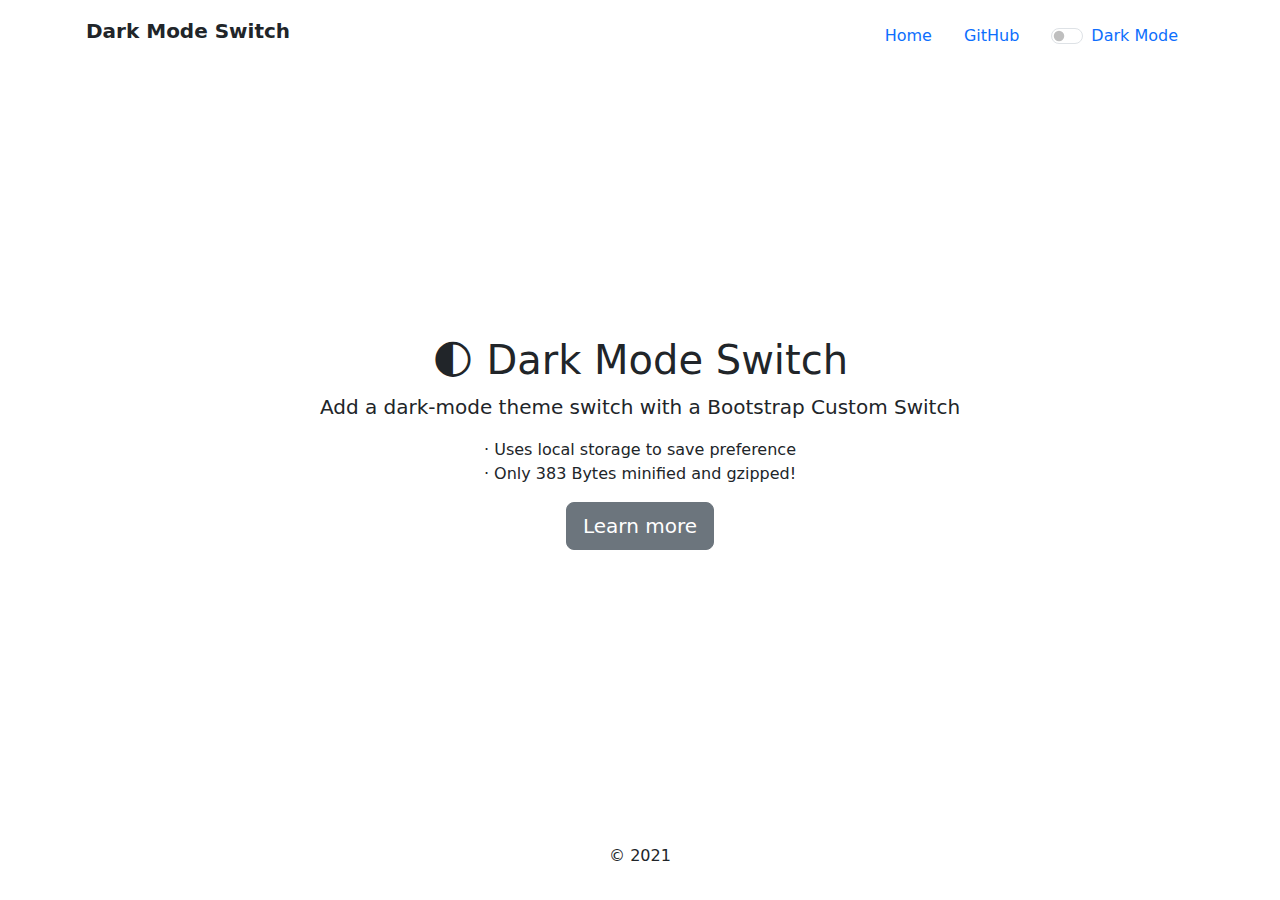
<file: PortfolioDetaling/assets/plugins/dark-mode-switch/index.html>
<!doctype html>
<html lang="en" class="h-100">

<head>
  <meta charset="utf-8">
  <meta http-equiv="x-ua-compatible" content="ie=edge">
  <meta name="viewport" content="width=device-width, initial-scale=1">
  <title>Dark Mode Switch</title>
  <meta name="description" content="Add a dark-mode theme toggle with a Bootstrap Custom Switch">

  <link rel="icon"
    href="data:image/svg+xml,<svg xmlns=%22http://www.w3.org/2000/svg%22 viewBox=%220 0 100 100%22><text y=%22.9em%22 font-size=%2280%22>🌓</text></svg>">
  
  <meta property="og:site_name" content="GitHub">
  <meta property="og:image"
    content="https://repository-images.githubusercontent.com/194995309/38db8f80-9db7-11e9-998f-43f2a26d9e0b">
  <meta property="og:title" content="dark-mode-switch">
  <meta property="og:description" content="Add a dark-mode theme toggle with a Bootstrap Custom Switch">
  <meta property="og:url" content="https://coliff.github.io/dark-mode-switch/">
  <link rel="author" href="https://christianoliff.com/">
  <meta name="twitter:creator" content="@christianoliff">
  <meta name="monetization" content="$ilp.uphold.com/Epqzn3YGr2MB">

  <link rel="stylesheet" href="https://cdn.jsdelivr.net/npm/bootstrap@5/dist/css/bootstrap.min.css">

  <!-- IE 11 polyfill for CSS and Custom Properties -->
  <script
    nomodule>window.MSInputMethodContext && document.documentMode && document.write('<link rel="stylesheet" href="https://cdn.jsdelivr.net/npm/bootstrap-ie11@5/css/bootstrap-ie11.min.css"><script src="https://cdn.jsdelivr.net/npm/ie11-custom-properties@4/ie11CustomProperties.min.js"><\/script>');</script>

  <link rel="stylesheet" href="dark-mode.css">

</head>

<body class="bg-white text-center d-flex h-100">

  <div class="container d-flex p-3 mx-auto w-100 flex-column">
    <header class="mb-auto">
      <div class="float-md-start fw-bold fs-5">Dark Mode Switch</div>
      <nav class="nav justify-content-center float-md-end">
        <a class="nav-link active" href="https://coliff.github.io/dark-mode-switch/">Home</a>
        <a class="nav-link" href="https://github.com/coliff/dark-mode-switch" target="_blank">GitHub</a>
        <div class="nav-link">

          <div class="form-check form-switch">
            <input type="checkbox" class="form-check-input" id="darkSwitch">
            <label class="custom-control-label" for="darkSwitch">Dark Mode</label>
          </div>
          <script src="dark-mode-switch.min.js"></script>

        </div>
      </nav>
    </header>

    <main role="main">
      <h1>🌓 Dark Mode Switch</h1>
      <p class="lead">Add a dark-mode theme switch with a Bootstrap Custom Switch</p>
      <ul class="list-unstyled">
        <li>&middot; Uses local storage to save preference</li>
        <li>&middot; Only 383 Bytes minified and gzipped!</li>
      </ul>
      <p>
        <a href="https://github.com/coliff/dark-mode-switch" target="_blank" rel="noopener"
          class="btn btn-lg btn-secondary">
          Learn more
        </a>
      </p>
    </main>

    <footer class="mt-auto">
      <p>&copy; 2021</p>
    </footer>

  </div>
</body>

</html>
</file>
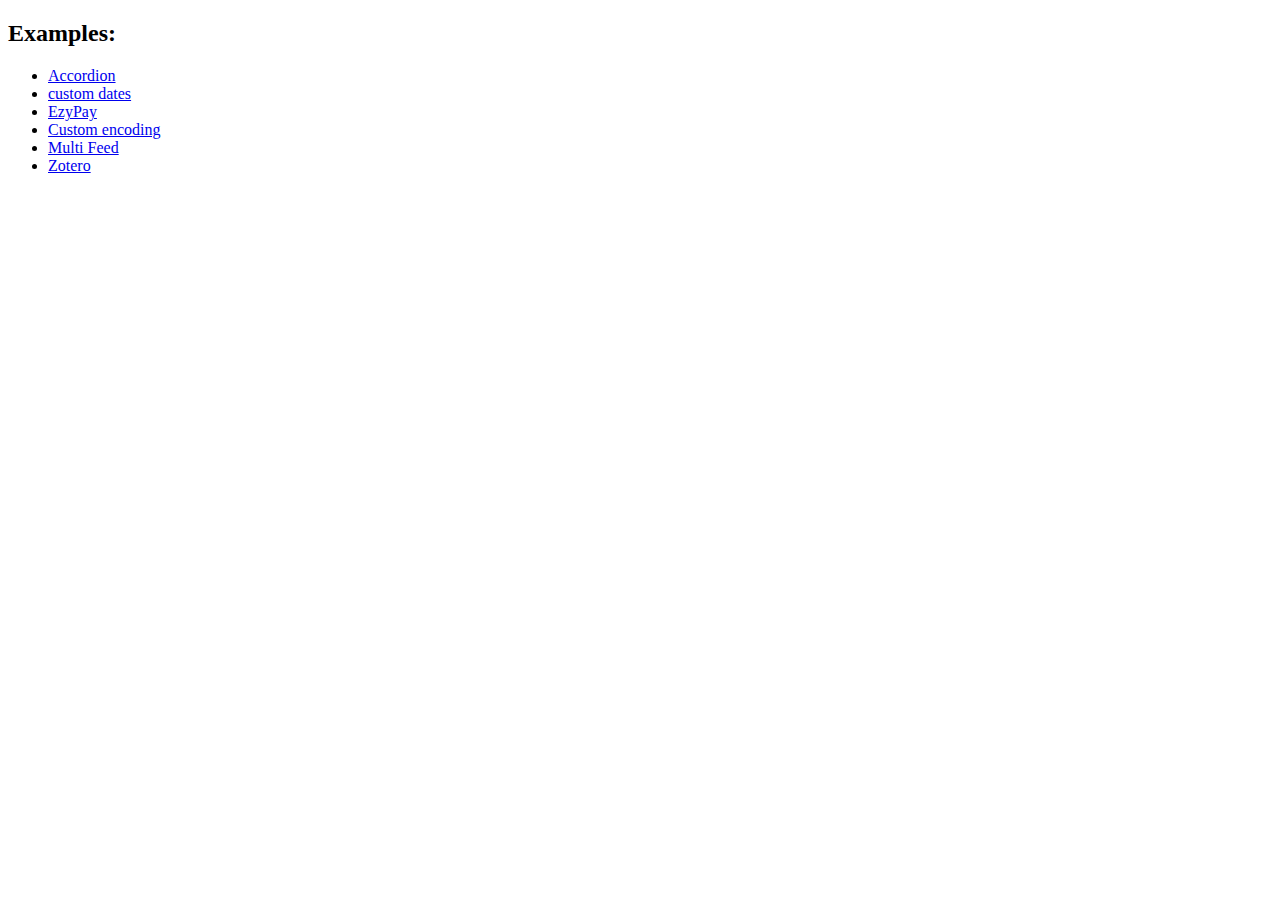
<file: PortfolioDetaling/assets/plugins/vanilla-rss/index.html>
<!DOCTYPE html>
<html>
  <head>
    <title>vanilla-rss</title>
  </head>
  <body>
    <div>
      <h2>Examples:</h2>
      <ul>
        <li><a href="examples/accordion.html">Accordion</a></li>
        <li><a href="examples/custom-dates.html">custom dates</a></li>
        <li><a href="examples/ezypay.html">EzyPay</a></li>
        <li><a href="examples/ISO-8859-1.html">Custom encoding</a></li>
        <li><a href="examples/multi-feed.html">Multi Feed</a></li>
        <li><a href="examples/zotero.html">Zotero</a></li>
      </ul>
    </div>
  </body>
</html>
</file>
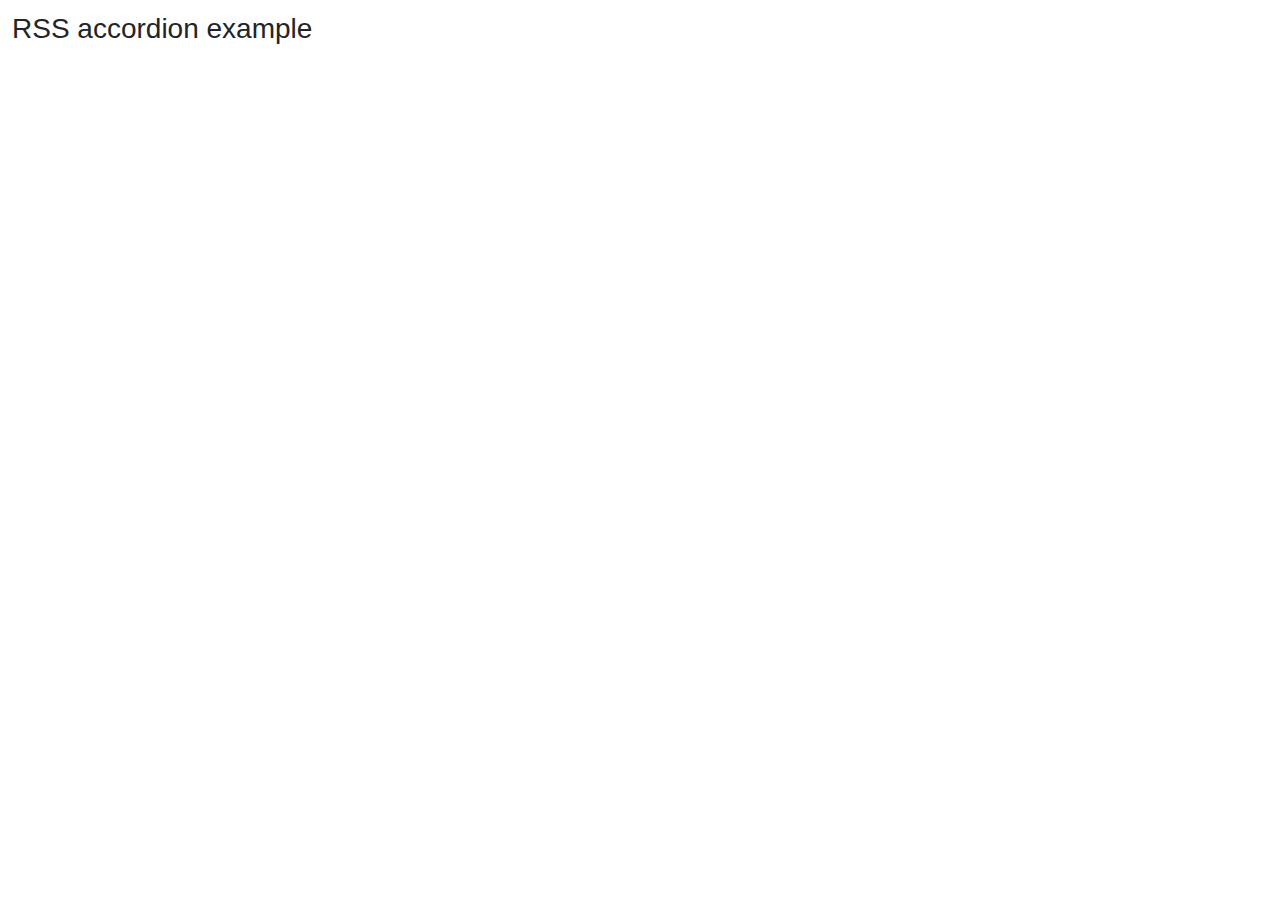
<file: PortfolioDetaling/assets/plugins/vanilla-rss/examples/accordion.html>
<!DOCTYPE html>
<html>
  <head>
    <title>RSS accordion example</title>

    <!-- Required meta tags -->
    <meta charset="utf-8" />
    <meta
      name="viewport"
      content="width=device-width, initial-scale=1, shrink-to-fit=no"
    />

    <!-- Bootstrap CSS -->
    <link
      rel="stylesheet"
      href="https://stackpath.bootstrapcdn.com/bootstrap/4.3.1/css/bootstrap.min.css"
    />

    <link rel="stylesheet" href="style.css" />
  </head>

  <body>
    <div>
      <h1>RSS accordion example</h1>
      <div id="rss-feeds"></div>
    </div>
    <script src="../dist/rss.global.min.js"></script>
    <script src="https://code.jquery.com/jquery-3.3.1.slim.min.js"></script>
    <script src="https://cdnjs.cloudflare.com/ajax/libs/popper.js/1.14.7/umd/popper.min.js"></script>
    <script src="https://stackpath.bootstrapcdn.com/bootstrap/4.3.1/js/bootstrap.min.js"></script>
    <script>
      window.onload = function() {
        const rss = new RSS(
          document.querySelector("#rss-feeds"),
          "https://partnernetwork.ebay.de/epn-blog?format=rss",
          {
            limit: 15,
            tokens: {
              showClass: (entry, tokens) => (tokens.index === 0 ? "show" : "")
            },
            layoutTemplate:
              '<div class="accordion" id="accordionExample">{entries}</div>',
            entryTemplate: `<div class="card">
              <div class="card-header" id="heading-{index}">
                <h2 class="mb-0">
                  <button class="btn btn-link" type="button" data-toggle="collapse" data-target="#collapse-{index}" aria-expanded="true" aria-controls="collapse-{index}">
                    {title}
                  </button>
                </h2>
              </div>
  
              <div id="collapse-{index}" class="collapse {showClass}" aria-labelledby="heading-{index}" data-parent="#accordionExample">
                <div class="card-body">
                  {bodyPlain}
                </div>
              </div>
            </div>`
          }
        );

        rss.render().then(() => console.log("cool"));
      };
    </script>
  </body>
</html>
</file>
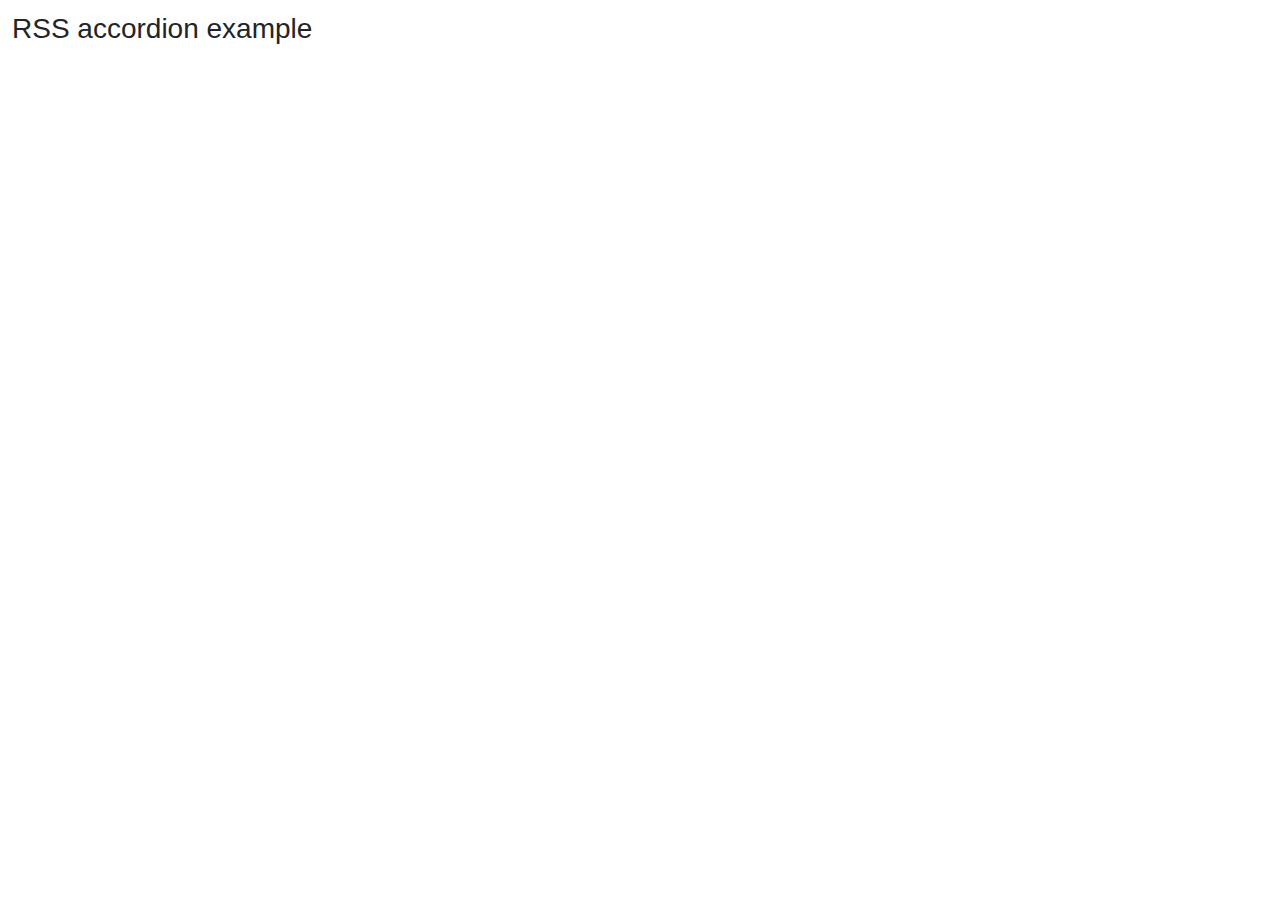
<file: PortfolioDetaling/assets/plugins/vanilla-rss/examples/ezypay.html>
<!DOCTYPE html>
<html>
  <head>
    <title>RSS ezypay example</title>

    <!-- Required meta tags -->
    <meta charset="utf-8" />
    <meta
      name="viewport"
      content="width=device-width, initial-scale=1, shrink-to-fit=no"
    />

    <!-- Bootstrap CSS -->
    <link
      rel="stylesheet"
      href="https://stackpath.bootstrapcdn.com/bootstrap/4.3.1/css/bootstrap.min.css"
    />

    <link rel="stylesheet" href="style.css" />
  </head>

  <body>
    <div>
      <h1>RSS accordion example</h1>
      <div id="rss-feeds"></div>
    </div>
    <script src="../dist/rss.global.min.js"></script>
    <script src="https://code.jquery.com/jquery-3.3.1.slim.min.js"></script>
    <script src="https://cdnjs.cloudflare.com/ajax/libs/popper.js/1.14.7/umd/popper.min.js"></script>
    <script src="https://stackpath.bootstrapcdn.com/bootstrap/4.3.1/js/bootstrap.min.js"></script>
    <script>
      window.onload = function() {
        const rss = new RSS(
          document.querySelector("#rss-feeds"),
          "http://www.ezypay.co.nz/feed",
          {
            limit: 15
          }
        );

        rss.render().then(() => console.log("cool"));
      };
    </script>
  </body>
</html>
</file>
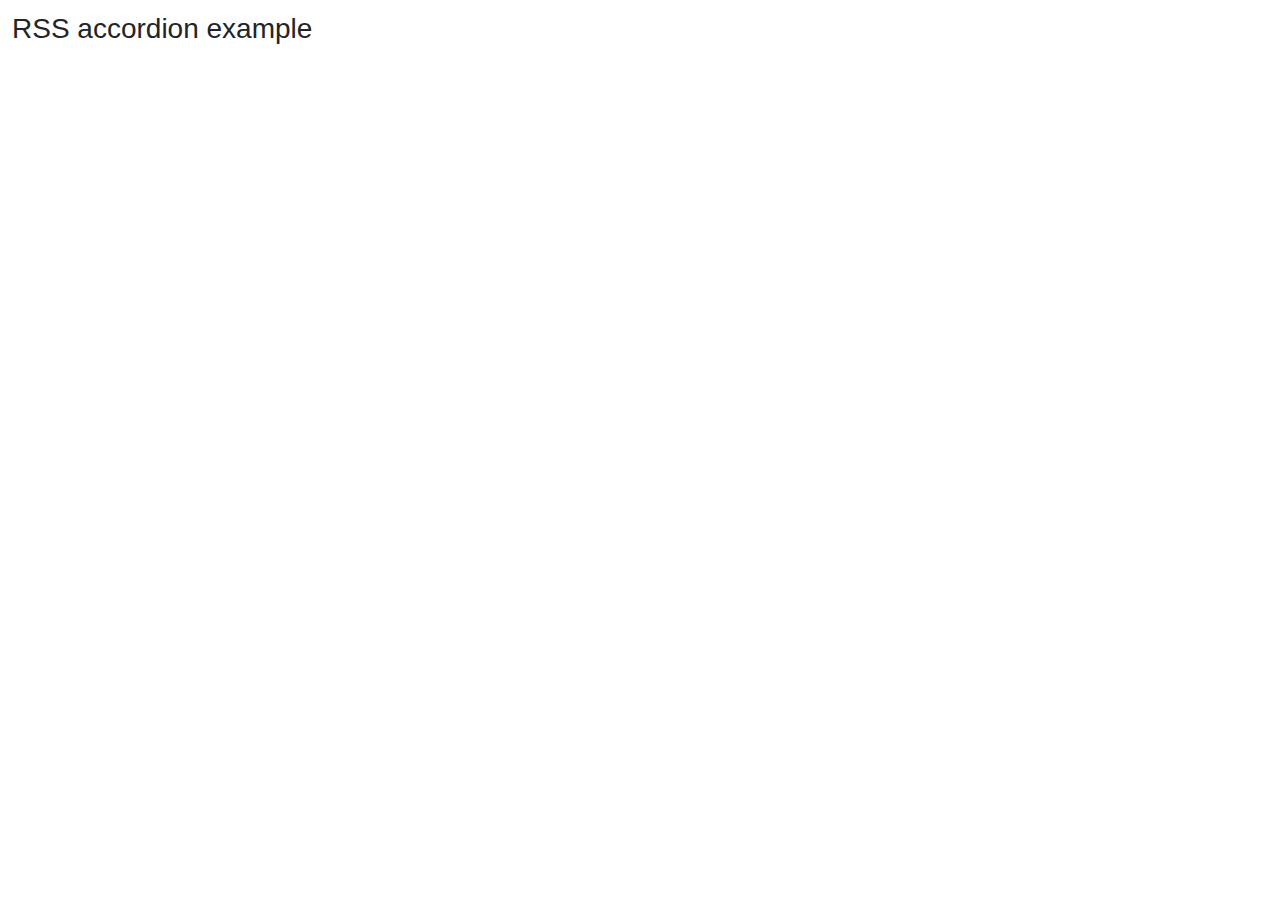
<file: PortfolioDetaling/assets/plugins/vanilla-rss/examples/ISO-8859-1.html>
<!DOCTYPE html>
<html>
  <head>
    <title>RSS accordion example</title>

    <!-- Required meta tags -->
    <meta charset="utf-8" />
    <meta
      name="viewport"
      content="width=device-width, initial-scale=1, shrink-to-fit=no"
    />

    <!-- Bootstrap CSS -->
    <link
      rel="stylesheet"
      href="https://stackpath.bootstrapcdn.com/bootstrap/4.3.1/css/bootstrap.min.css"
    />

    <link rel="stylesheet" href="style.css" />
  </head>

  <body>
    <div>
      <h1>RSS accordion example</h1>
      <div id="rss-feeds"></div>
    </div>
    <script src="../dist/rss.global.min.js"></script>
    <script src="https://code.jquery.com/jquery-3.3.1.slim.min.js"></script>
    <script src="https://cdnjs.cloudflare.com/ajax/libs/popper.js/1.14.7/umd/popper.min.js"></script>
    <script src="https://stackpath.bootstrapcdn.com/bootstrap/4.3.1/js/bootstrap.min.js"></script>
    <script>
      window.onload = function() {
        const rss = new RSS(
          document.querySelector("#rss-feeds"),
          "http://www.comicforum.de/external.php?type=rss2&forumids=36&lastpost=1",
          {
            encoding: "ISO-8859-1",
            limit: 15,
            tokens: {
              showClass: (entry, tokens) => (tokens.index === 0 ? "show" : "")
            },
            layoutTemplate:
              '<div class="accordion" id="accordionExample">{entries}</div>',
            entryTemplate: `<div class="card">
              <div class="card-header" id="heading-{index}">
                <h2 class="mb-0">
                  <button class="btn btn-link" type="button" data-toggle="collapse" data-target="#collapse-{index}" aria-expanded="true" aria-controls="collapse-{index}">
                    {title}
                  </button>
                </h2>
              </div>
  
              <div id="collapse-{index}" class="collapse {showClass}" aria-labelledby="heading-{index}" data-parent="#accordionExample">
                <div class="card-body">
                  {bodyPlain}
                </div>
              </div>
            </div>`
          }
        );

        rss.render().then(() => console.log("cool"));
      };
    </script>
  </body>
</html>
</file>
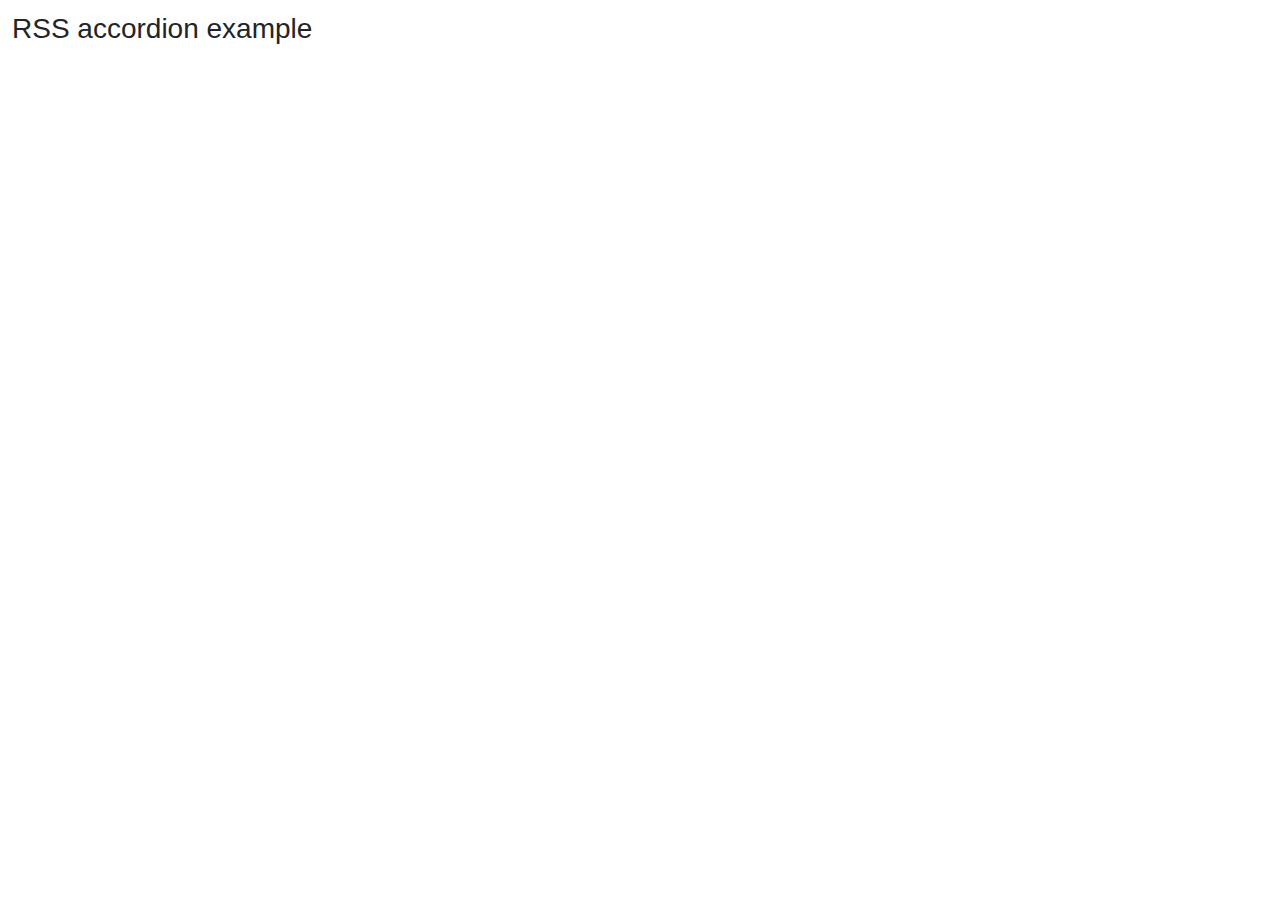
<file: PortfolioDetaling/assets/plugins/vanilla-rss/examples/multi-feed.html>
<!DOCTYPE html>
<html>
  <head>
    <title>RSS accordion example</title>

    <!-- Required meta tags -->
    <meta charset="utf-8" />
    <meta
      name="viewport"
      content="width=device-width, initial-scale=1, shrink-to-fit=no"
    />

    <!-- Bootstrap CSS -->
    <link
      rel="stylesheet"
      href="https://stackpath.bootstrapcdn.com/bootstrap/4.3.1/css/bootstrap.min.css"
    />

    <link rel="stylesheet" href="style.css" />
  </head>

  <body>
    <div>
      <h1>RSS accordion example</h1>
      <div id="rss-feeds"></div>
    </div>
    <script src="../dist/rss.global.min.js"></script>
    <script src="https://code.jquery.com/jquery-3.3.1.slim.min.js"></script>
    <script src="https://cdnjs.cloudflare.com/ajax/libs/popper.js/1.14.7/umd/popper.min.js"></script>
    <script src="https://stackpath.bootstrapcdn.com/bootstrap/4.3.1/js/bootstrap.min.js"></script>
    <script>
      window.onload = function() {
        const rss = new RSS(
          document.querySelector("#rss-feeds"),
          ["https://www.contentful.com/blog/feed.xml", "http://www.ebaytechblog.com/feed/"]
        );

        rss.render();
      };
    </script>
  </body>
</html>
</file>
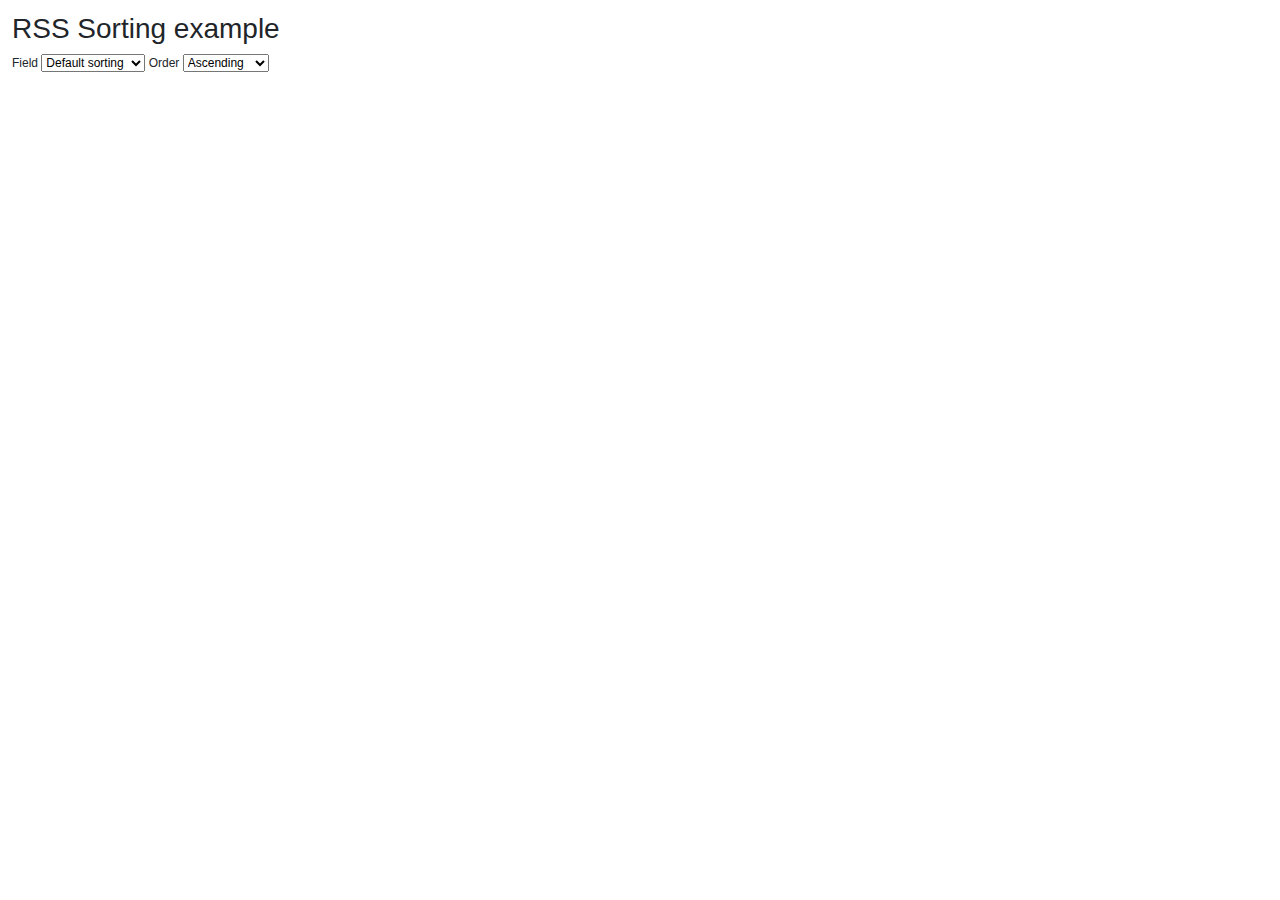
<file: PortfolioDetaling/assets/plugins/vanilla-rss/examples/sorting.html>
<!DOCTYPE html>
<html>
  <head>
    <title>RSS accordion example</title>

    <!-- Required meta tags -->
    <meta charset="utf-8" />
    <meta
      name="viewport"
      content="width=device-width, initial-scale=1, shrink-to-fit=no"
    />

    <!-- Bootstrap CSS -->
    <link
      rel="stylesheet"
      href="https://stackpath.bootstrapcdn.com/bootstrap/4.3.1/css/bootstrap.min.css"
    />

    <link rel="stylesheet" href="style.css" />
  </head>

  <body>
    <div>
      <h1>RSS Sorting example</h1>
      <form>
        <label>
          Field
          <select id="fieldSelect">
            <option value="">Default sorting</option>
            <option value="author">Author</option>
            <option value="publishedDate">Published Date</option>
            <option value="title">Title</option>
          </select>
        </label>

        <label>
          Order
          <select id="orderSelect">
            <option value="">Ascending</option>
            <option value="-">Descending</option>
          </select>
        </label>
      </form>
      <div id="rss-feeds"></div>
    </div>
    <script src="../dist/rss.global.min.js"></script>
    <script src="https://code.jquery.com/jquery-3.3.1.slim.min.js"></script>
    <script src="https://cdnjs.cloudflare.com/ajax/libs/popper.js/1.14.7/umd/popper.min.js"></script>
    <script src="https://stackpath.bootstrapcdn.com/bootstrap/4.3.1/js/bootstrap.min.js"></script>
    <script>
      function renderFeed() {
        const order = [
          document.querySelector("#orderSelect").value,
          document.querySelector("#fieldSelect").value
        ]
          .filter(function(e) {
            return !!e;
          })
          .join("");

        document.querySelector("#rss-feeds").innerHTML = "";
        new RSS(
          document.querySelector("#rss-feeds"),
          "http://www.ebaytechblog.com/feed",
          {
            order,
            limit: 15,
            entryTemplate:
              '<li>Author: {author}<br>Date: {date}<br> {title}<br>{shortBodyPlain}</li>'
          }
        ).render();
      }

      window.onload = function() {
        renderFeed();

        document
          .querySelectorAll("#fieldSelect,#orderSelect")
          .forEach(function(field) {
            field.addEventListener("change", renderFeed);
          });
      };
    </script>
  </body>
</html>
</file>
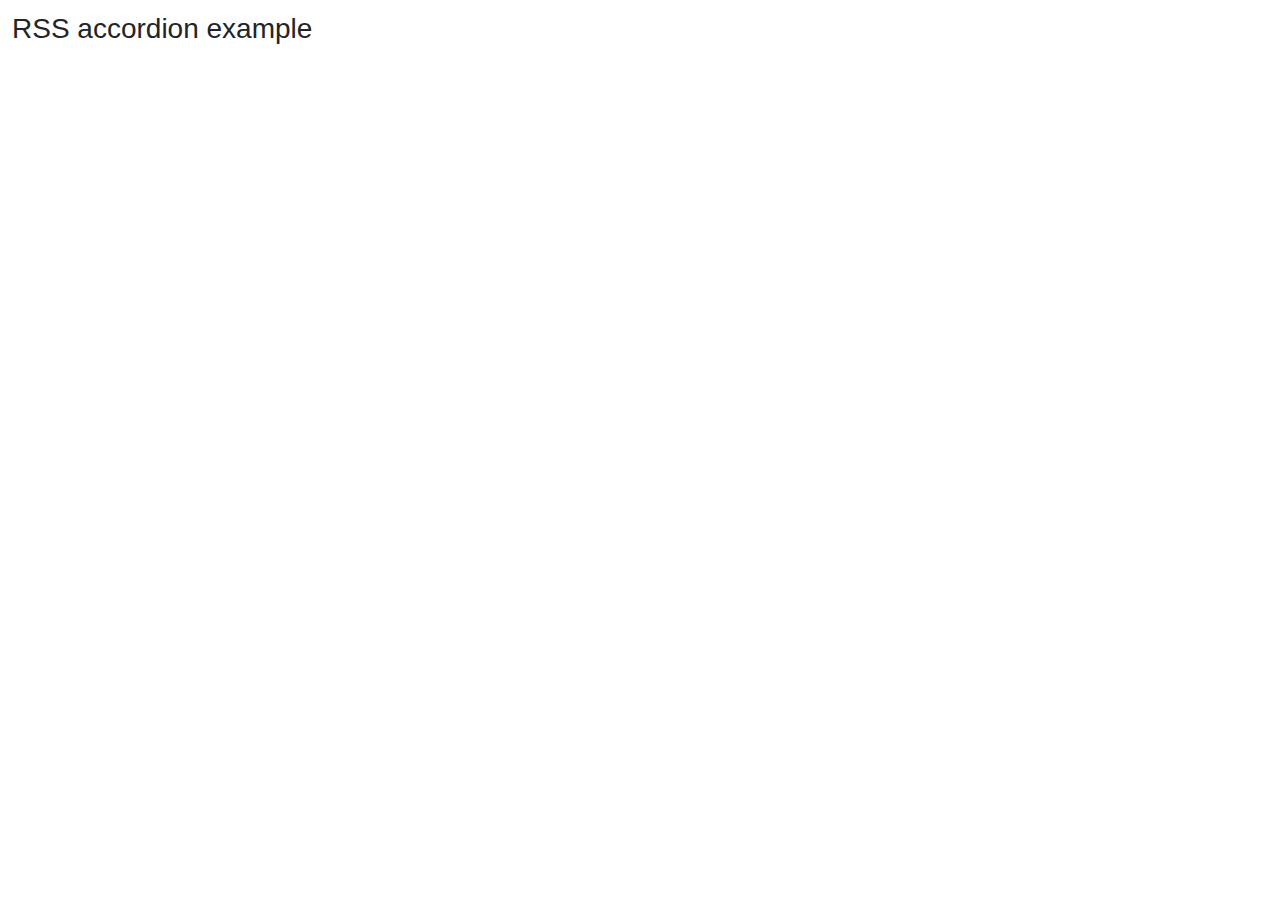
<file: PortfolioDetaling/assets/plugins/vanilla-rss/examples/zotero.html>
<!DOCTYPE html>
<html>
  <head>
    <title>RSS zotero example</title>

    <!-- Required meta tags -->
    <meta charset="utf-8" />
    <meta
      name="viewport"
      content="width=device-width, initial-scale=1, shrink-to-fit=no"
    />

    <!-- Bootstrap CSS -->
    <link
      rel="stylesheet"
      href="https://stackpath.bootstrapcdn.com/bootstrap/4.3.1/css/bootstrap.min.css"
    />

    <link rel="stylesheet" href="style.css" />
  </head>

  <body>
    <div>
      <h1>RSS accordion example</h1>
      <div id="rss-feeds"></div>
    </div>
    <script src="../dist/rss.global.min.js"></script>
    <script src="https://code.jquery.com/jquery-3.3.1.slim.min.js"></script>
    <script src="https://cdnjs.cloudflare.com/ajax/libs/popper.js/1.14.7/umd/popper.min.js"></script>
    <script src="https://stackpath.bootstrapcdn.com/bootstrap/4.3.1/js/bootstrap.min.js"></script>
    <script>
      window.onload = function() {
        const rss = new RSS(
          document.querySelector("#rss-feeds"),
          "https://api.zotero.org/groups/308781/items?format=atom",
          {
            entryTemplate:
              "<ul><li>Title: {title}</li><li>Author: {author}</li><li>Year: {year}</li></ul><br>",
            tokens: {
              year: function(entry, tokens) {
                return new Date(entry.publishedDate).getFullYear();
              }
            }
          }
        );
        rss.render().then(() => console.log("cool"));
      };
    </script>
  </body>
</html>
</file>
<file: PortfolioDetaling/assets/plugins/dark-mode-switch/dark-mode.css>
/*!
 * Dark Mode Switch v1.0.1 (https://github.com/coliff/dark-mode-switch)
 * Copyright 2021 C.Oliff
 * Licensed under MIT (https://github.com/coliff/dark-mode-switch/blob/main/LICENSE)
 */

[data-theme="dark"] {
  background-color: #111 !important;
  color: #eee;
}

[data-theme="dark"] .bg-black {
  background-color: #fff !important;
}

[data-theme="dark"] .bg-dark {
  background-color: #eee !important;
}

[data-theme="dark"] .bg-light {
  background-color: #222 !important;
}

[data-theme="dark"] .bg-white {
  background-color: #000 !important;
}
</file>
<file: PortfolioDetaling/assets/plugins/vanilla-rss/examples/style.css>
body {
  font-size: 12px;
  padding: 1em;
}

h1 {
  font-size: 1.75rem;
}

h2 {
  font-size: 1.25rem;
}

.card-header {
  padding: 0.5em;
}

.btn {
  text-align: left;
}
</file>
